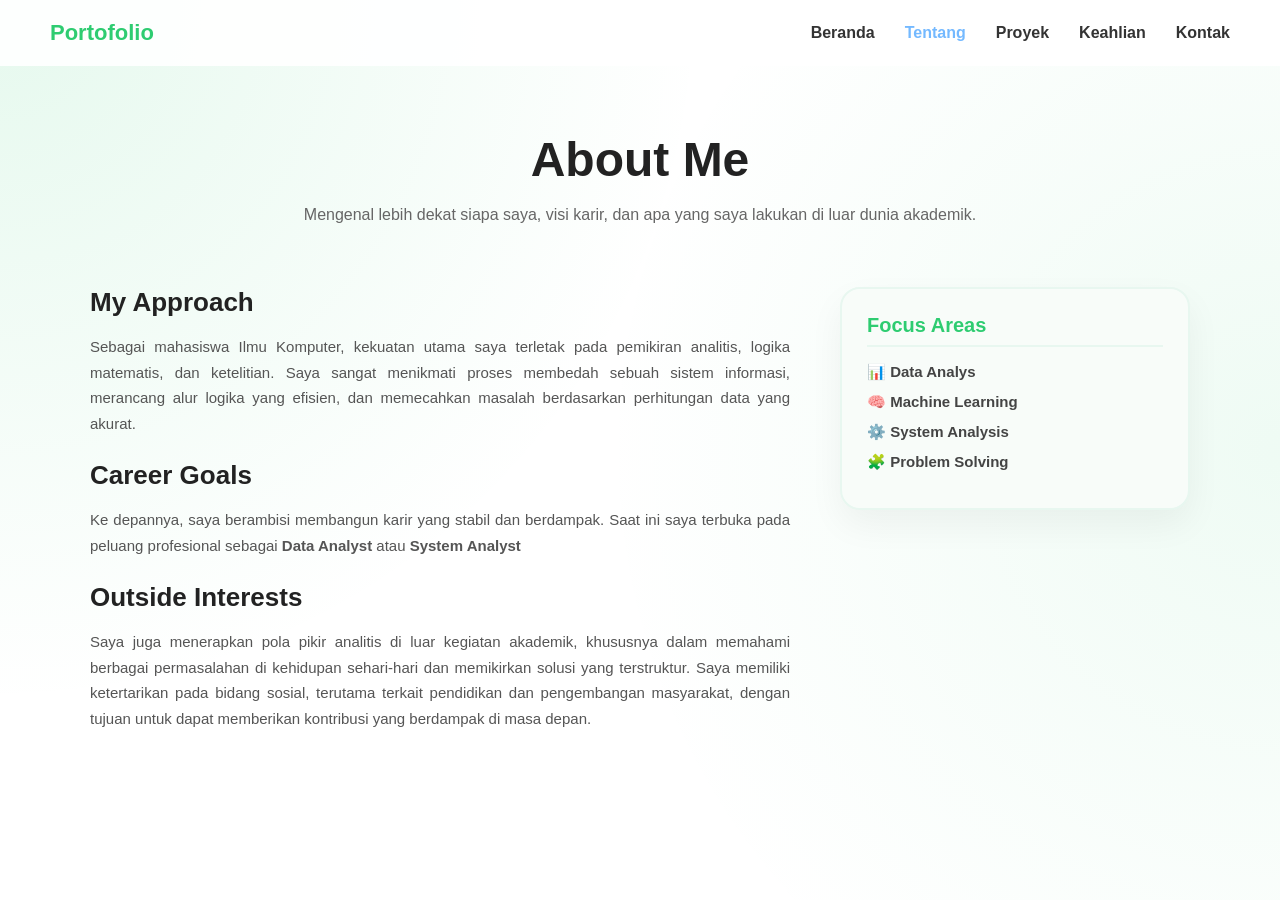
<file: about.html>
<!DOCTYPE html>
<html lang="id">
<head>
    <meta charset="UTF-8">
    <meta name="viewport" content="width=device-width, initial-scale=1.0">
    <title>Tentang Saya | Faris</title>
    <link rel="stylesheet" href="style.css">
</head>
<body class="about-page">
    <header>
        <nav class="navbar">
            <div class="logo">Portofolio</div>
            <ul class="nav-links">
                <li><a href="index.html">Beranda</a></li>
                <li><a href="about.html" class="active">Tentang</a></li>
                <li><a href="projects.html">Proyek</a></li>
                <li><a href="skills.html">Keahlian</a></li>
                <li><a href="contact.html">Kontak</a></li>
            </ul>
        </nav>
    </header>

    <main class="page-container">
        <div class="page-header">
            <h1>About Me</h1>
            <p>Mengenal lebih dekat siapa saya, visi karir, dan apa yang saya lakukan di luar dunia akademik.</p>
        </div>

        <div class="about-wrapper">
            <div class="about-content">
                <h2>My Approach</h2>
                <p>Sebagai mahasiswa Ilmu Komputer, kekuatan utama saya terletak pada pemikiran analitis, logika matematis, dan ketelitian. Saya sangat menikmati proses membedah sebuah sistem informasi, merancang alur logika yang efisien, dan memecahkan masalah berdasarkan perhitungan data yang akurat.</p>
                
                <h2>Career Goals</h2>
                <p>Ke depannya, saya berambisi membangun karir yang stabil dan berdampak. Saat ini saya terbuka pada peluang profesional sebagai <strong>Data Analyst</strong> atau <strong>System Analyst</strong></p>

                <h2>Outside Interests</h2>
                <p>Saya juga menerapkan pola pikir analitis di luar kegiatan akademik, khususnya dalam memahami berbagai permasalahan di kehidupan sehari-hari dan memikirkan solusi yang terstruktur. Saya memiliki ketertarikan pada bidang sosial, terutama terkait pendidikan dan pengembangan masyarakat, dengan tujuan untuk dapat memberikan kontribusi yang berdampak di masa depan.</p>
            </div>

            <div class="about-visual">
                <div class="info-card">
                    <h3>Focus Areas</h3>
                    <ul class="focus-list">
                        <li>📊 Data Analys</li>
                        <li>🧠 Machine Learning </li>
                        <li>⚙️ System Analysis</li>
                        <li>🧩 Problem Solving  </li>
                    </ul>
                </div>
            </div>
        </div>
    </main>
</body>
</html>
</file>
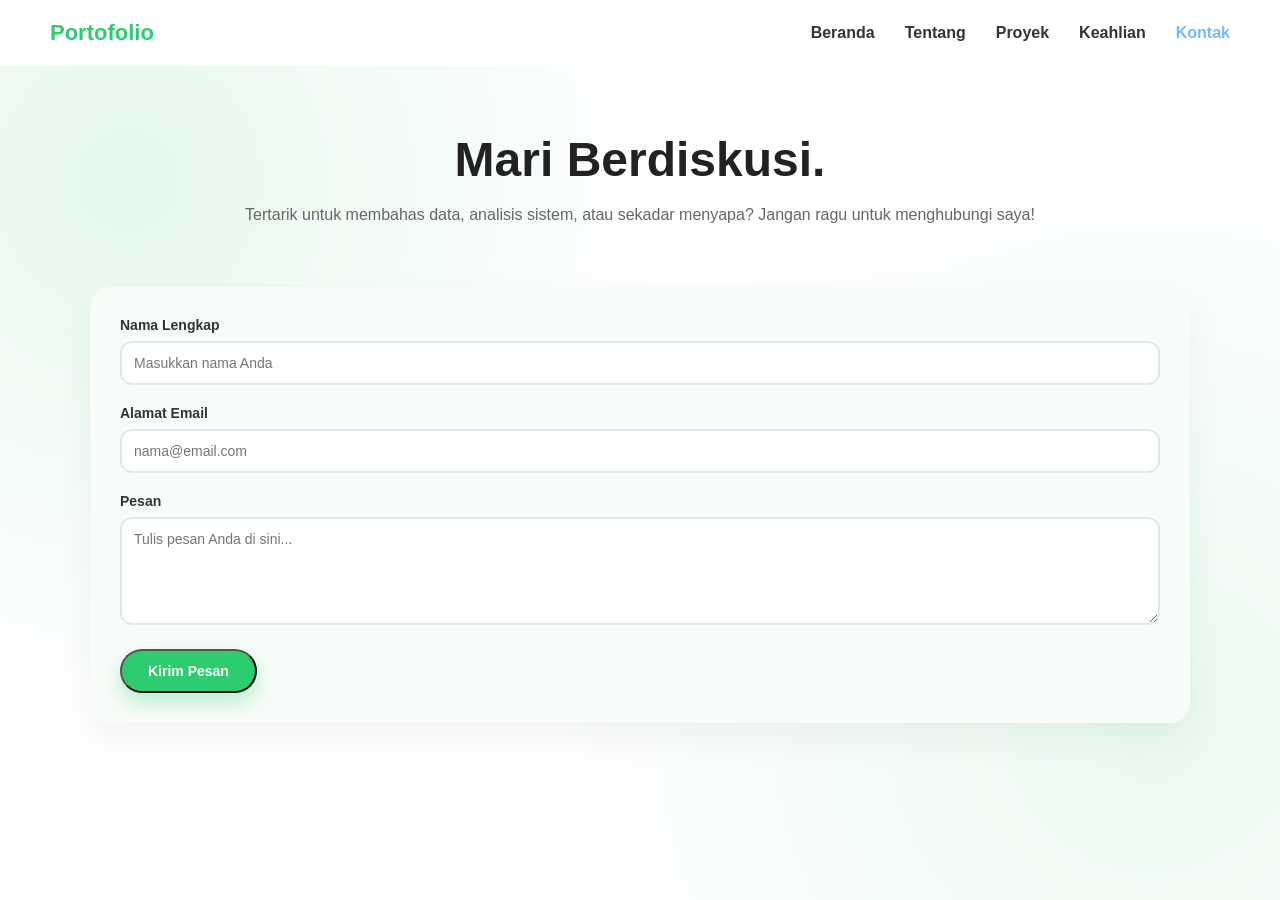
<file: contact.html>
<!DOCTYPE html>
<html lang="id">
<head>
    <meta charset="UTF-8">
    <meta name="viewport" content="width=device-width, initial-scale=1.0">
    <title>Kontak | Faris</title>
    <link rel="stylesheet" href="style.css">
</head>
<body class="contact-page">
    <header>
        <nav class="navbar">
            <div class="logo">Portofolio</div>
            <ul class="nav-links">
                <li><a href="index.html">Beranda</a></li>
                <li><a href="about.html">Tentang</a></li>
                <li><a href="projects.html">Proyek</a></li>
                <li><a href="skills.html">Keahlian</a></li>
                <li><a href="contact.html" class="active">Kontak</a></li>
            </ul>
        </nav>
    </header>

    <main class="page-container">
        <div class="page-header">
            <h1>Mari Berdiskusi.</h1>
            <p>Tertarik untuk membahas data, analisis sistem, atau sekadar menyapa? Jangan ragu untuk menghubungi saya!</p>
        </div>

        <div class="contact-wrapper">
            <form id="contactForm" class="contact-form">
                <div class="form-group">
                    <label for="name">Nama Lengkap</label>
                    <input type="text" id="name" placeholder="Masukkan nama Anda">
                </div>
                <div class="form-group">
                    <label for="email">Alamat Email</label>
                    <input type="email" id="email" placeholder="nama@email.com">
                </div>
                <div class="form-group">
                    <label for="message">Pesan</label>
                    <textarea id="message" rows="5" placeholder="Tulis pesan Anda di sini..."></textarea>
                </div>
                <button type="submit" class="btn btn-primary" id="submitBtn">Kirim Pesan</button>
                
                <p id="formStatus" class="form-status"></p> 
            </form>
        </div>
    </main>

    <script>
        const form = document.getElementById('contactForm');
        const nameInput = document.getElementById('name');
        const emailInput = document.getElementById('email');
        const messageInput = document.getElementById('message');
        const statusText = document.getElementById('formStatus');

        form.addEventListener('submit', function(event) {
            event.preventDefault(); 

            const nameValue = nameInput.value.trim();
            const emailValue = emailInput.value.trim();
            const messageValue = messageInput.value.trim();

            if (nameValue === '' || emailValue === '' || messageValue === '') {
                statusText.textContent = "Semua kolom wajib diisi ya.";
                statusText.style.color = "#e74c3c";
                statusText.style.display = "block";
            } else {
                statusText.textContent = "Halo " + nameValue + ", pesanmu berhasil terkirim!";
                statusText.style.color = "#2ecc71";
                statusText.style.display = "block";

                form.reset();
            }
        });
    </script>
</body>
</html>
</file>
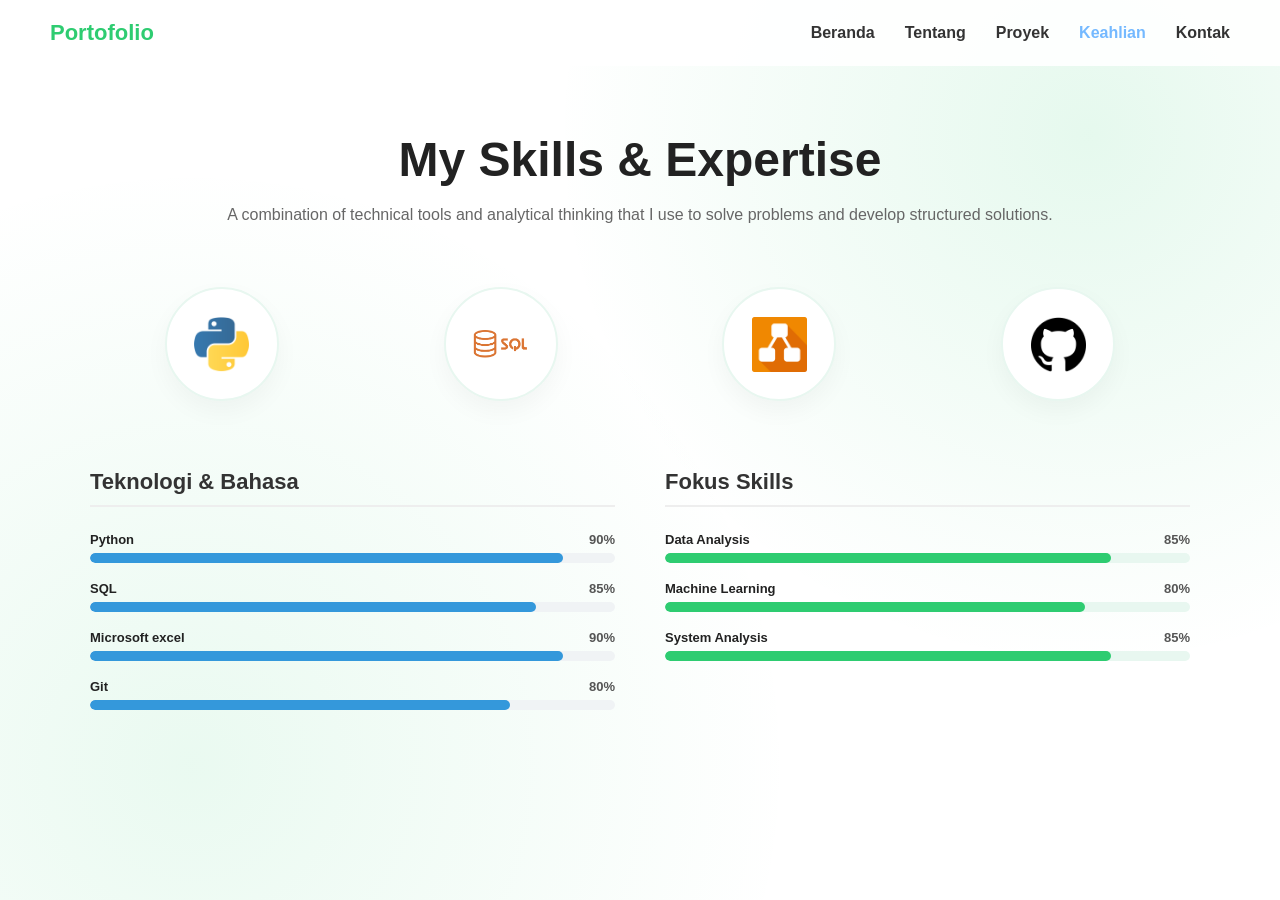
<file: skills.html>
<!DOCTYPE html>
<html lang="id">
<head>
    <meta charset="UTF-8">
    <meta name="viewport" content="width=device-width, initial-scale=1.0">
    <title>Keahlian | Faris</title>
    <link rel="stylesheet" href="style.css">
</head>
<body class="skills-page">
    <header>
        <nav class="navbar">
            <div class="logo">Portofolio</div>
            <ul class="nav-links">
                <li><a href="index.html">Beranda</a></li>
                <li><a href="about.html">Tentang</a></li>
                <li><a href="projects.html">Proyek</a></li>
                <li><a href="skills.html" class="active">Keahlian</a></li>
                <li><a href="contact.html">Kontak</a></li>
            </ul>
        </nav>
    </header>

    <main class="page-container">
        <div class="page-header">
            <h1>My Skills & Expertise</h1>
            <p>A combination of technical tools and analytical thinking that I use to solve problems and develop structured solutions.</p>
        </div>

        <div class="skill-badges">
            <div class="badge-circle">
                <img src="python.png" alt="Python">
            </div>
            <div class="badge-circle">
                <img src="sql.png" alt="MySQL">
            </div>
            <div class="badge-circle">
                <img src="drawio.png" alt="drawio">
            </div>
            <div class="badge-circle">
                <img src="github.png" alt="GitHub">
            </div>
        </div>

        <div class="skills-wrapper">
            <div class="skill-column">
                <h2 class="column-title">Teknologi & Bahasa</h2>
                
                <div class="skill-item">
                    <div class="skill-info">
                        <span class="skill-name">Python</span>
                        <span class="skill-percent">90%</span>
                    </div>
                    <div class="progress-bar-bg">
                        <div class="progress-bar-fill" style="width: 90%;"></div>
                    </div>
                </div>

                <div class="skill-item">
                    <div class="skill-info">
                        <span class="skill-name">SQL</span>
                        <span class="skill-percent">85%</span>
                    </div>
                    <div class="progress-bar-bg">
                        <div class="progress-bar-fill" style="width: 85%;"></div>
                    </div>
                </div>

                <div class="skill-item">
                    <div class="skill-info">
                        <span class="skill-name">Microsoft excel</span>
                        <span class="skill-percent">90%</span>
                    </div>
                    <div class="progress-bar-bg">
                        <div class="progress-bar-fill" style="width: 90%;"></div>
                    </div>
                </div>
                
                <div class="skill-item">
                    <div class="skill-info">
                        <span class="skill-name">Git</span>
                        <span class="skill-percent">80%</span>
                    </div>
                    <div class="progress-bar-bg">
                        <div class="progress-bar-fill" style="width: 80%;"></div>
                    </div>
                </div>
            </div>

            <div class="skill-column">
                <h2 class="column-title">Fokus Skills</h2>

                <div class="skill-item">
                    <div class="skill-info">
                        <span class="skill-name">Data Analysis</span>
                        <span class="skill-percent">85%</span>
                    </div>
                    <div class="progress-bar-bg highlight-bg">
                        <div class="progress-bar-fill highlight-fill" style="width: 85%;"></div>
                    </div>
                </div>

                <div class="skill-item">
                    <div class="skill-info">
                        <span class="skill-name">Machine Learning</span>
                        <span class="skill-percent">80%</span>
                    </div>
                    <div class="progress-bar-bg highlight-bg">
                        <div class="progress-bar-fill highlight-fill" style="width: 80%;"></div>
                    </div>
                </div>

                <div class="skill-item">
                    <div class="skill-info">
                        <span class="skill-name">System Analysis</span>
                        <span class="skill-percent">85%</span>
                    </div>
                    <div class="progress-bar-bg highlight-bg">
                        <div class="progress-bar-fill highlight-fill" style="width: 85%;"></div>
                    </div>
                </div>
            </div>
        </div>
    </main>
</body>
</html>
</file>
<file: style.css>
@import url('https://fonts.googleapis.com/css2?family=Nunito:wght@400;700;800&display=swap');

body {
    font-family: 'Nunito', sans-serif;
    margin: 0;
    padding: 0;
    background-color: #ffffff;
    color: #333333;
    overflow-x: hidden;
    position: relative;
}

header {
    position: fixed;
    top: 0;
    width: 100%;
    background: rgba(255, 255, 255, 0.95);
    backdrop-filter: blur(5px);
    z-index: 1000;
}

.navbar {
    display: flex;
    justify-content: space-between;
    align-items: center;
    padding: 20px 5%;
    width: 100%;
    box-sizing: border-box;
}

.logo {
    font-size: 22px;
    font-weight: 800;
    color: #2ecc71;
}

.nav-links {
    list-style: none;
    display: flex;
    gap: 25px;
    margin: 0;
    padding: 0;
}

.nav-links a {
    text-decoration: none;
    color: #888;
    font-weight: 700;
    font-size: 16px;
    transition: color 0.3s ease;
}

.nav-links a:hover, .nav-links a.active {
    color: #2ecc71;
}

.hero {
    position: relative;
    display: flex;
    align-items: center;
    justify-content: space-between;
    max-width: 1100px;
    margin: 0 auto;
    padding: 80px 5% 60px;
    min-height: 50vh;
}

.hero::before {
    content: '';
    position: absolute;
    top: 50%;
    right: 5%;
    transform: translateY(-50%);
    width: 350px;
    height: 350px;
    background-color: #2ecc71;
    border-radius: 50%;
    filter: blur(120px);
    opacity: 0.15;
    z-index: -1;
    pointer-events: none;
}

.hero-text {
    flex: 1;
    padding-right: 40px;
    z-index: 2;
}

.hero h1 {
    font-size: 48px;
    font-weight: 800;
    margin-bottom: 5px;
    line-height: 1.1;
    color: #222;
}

.subtitle {
    font-size: 18px;
    color: #2ecc71;
    font-weight: 700;
    margin-bottom: 20px;
}

.description {
    font-size: 16px;
    line-height: 1.6;
    color: #666;
    margin-bottom: 30px;
}

.hero-buttons {
    display: flex;
    gap: 20px;
}

.btn {
    padding: 12px 26px;
    border-radius: 50px;
    font-weight: 800;
    font-size: 14px;
    text-decoration: none;
    transition: all 0.3s ease;
}

.btn-primary {
    background-color: #2ecc71;
    color: white;
    box-shadow: 0 10px 20px rgba(46, 204, 113, 0.3);
}

.btn-primary:hover {
    background-color: #27ae60;
    transform: translateY(-4px);
    box-shadow: 0 15px 25px rgba(46, 204, 113, 0.4);
}

.btn-secondary {
    background-color: #f0f3f5;
    color: #555;
}

.btn-secondary:hover {
    background-color: #e2e8ec;
    transform: translateY(-4px);
}

.hero-visual {
    flex: 1;
    display: flex;
    justify-content: center;
    position: relative;
    z-index: 2;
}

.avatar-container {
    position: relative;
    display: flex;
    justify-content: center;
    align-items: center;
}

.avatar {
    width: 200px;
    height: 200px;
    object-fit: cover;
    border-radius: 50%;
    box-shadow: 0 15px 35px rgba(0, 0, 0, 0.1);
    border: 6px solid #ffffff;
}

.floating-badge {
    position: absolute;
    bottom: 10px;
    left: -10px;
    background: white;
    padding: 12px 20px;
    border-radius: 30px;
    font-weight: 800;
    font-size: 16px;
    color: #333;
    box-shadow: 0 10px 25px rgba(0,0,0,0.1);
    animation: float 3s ease-in-out infinite;
    z-index: 3;
}

@keyframes float {
    0% { transform: translateY(0px); }
    50% { transform: translateY(-12px); }
    100% { transform: translateY(0px); }
}

.avatar {
    transition: transform 0.3s ease;
}

.avatar:hover {
    transform: scale(1.05);
}



.page-container {
    max-width: 900px;
    margin: 120px auto 40px;
    padding: 0 5%;
}

.page-header {
    text-align: center;
    margin-bottom: 40px;
}

.page-header h1 {
    font-size: 40px;
    font-weight: 800;
    color: #222;
    margin-bottom: 12px;
}

.page-header p {
    font-size: 16px;
    color: #666;
    line-height: 1.5;
}

.contact-wrapper {
    background-color: #f8fcf9;
    padding: 30px;
    border-radius: 20px;
    box-shadow: 0 15px 35px rgba(0,0,0,0.05);
}

.form-group {
    margin-bottom: 20px;
}

.form-group label {
    display: block;
    font-weight: 700;
    margin-bottom: 8px;
    color: #333;
    font-size: 14px;
}

.form-group input, .form-group textarea {
    width: 100%;
    padding: 12px;
    border: 2px solid #e1e8ed;
    border-radius: 12px;
    font-family: inherit;
    font-size: 14px;
    transition: border-color 0.3s ease, box-shadow 0.3s ease;
    box-sizing: border-box;
    background-color: #ffffff;
}

.form-group input:focus, .form-group textarea:focus {
    outline: none;
    border-color: #2ecc71;
    box-shadow: 0 0 0 4px rgba(46, 204, 113, 0.1);
}

.form-status {
    margin-top: 20px;
    font-weight: 800;
    font-size: 16px;
    display: none; 
}

.skills-wrapper {
    display: flex;
    justify-content: space-between;
    gap: 50px;
    margin-top: 30px;
}

.skill-column {
    flex: 1;
}

.column-title {
    font-size: 22px;
    font-weight: 800;
    color: #333;
    margin-bottom: 25px;
    border-bottom: 2px solid #eee;
    padding-bottom: 10px;
}

.skill-item {
    margin-bottom: 18px;
}

.skill-info {
    display: flex;
    justify-content: space-between;
    margin-bottom: 6px;
    font-weight: 700;
    color: #555;
    font-size: 13px;
}

.skill-name {
    color: #222;
}

.progress-bar-bg {
    width: 100%;
    height: 10px;
    background-color: #f0f3f5;
    border-radius: 8px;
    overflow: hidden;
}

.progress-bar-fill {
    height: 100%;
    background-color: #3498db;
    border-radius: 8px;
    transition: width 1s ease-in-out;
}

.progress-bar-bg.highlight-bg {
    background-color: #e8f7f0;
}

.progress-bar-fill.highlight-fill {
    background-color: #2ecc71;
}

@media (max-width: 768px) {
    .skills-wrapper {
        flex-direction: column;
        gap: 40px;
    }
}

.skill-badges {
    display: flex;
    justify-content: space-around;
    align-items: center;
    margin-bottom: 50px;
    flex-wrap: wrap;
    gap: 15px;
}

.badge-circle {
    width: 110px;
    height: 110px;
    border-radius: 50%;
    border: 2px solid #e8f7f0;
    display: flex;
    justify-content: center;
    align-items: center;
    background-color: #ffffff;
    box-shadow: 0 10px 25px rgba(0,0,0,0.04);
    transition: transform 0.4s ease, border-color 0.4s ease, box-shadow 0.4s ease;
}

.badge-circle img {
    width: 55px;
    height: auto;
    transition: transform 0.4s ease;
}

.badge-circle:hover {
    transform: translateY(-10px);
    border-color: #2ecc71;
    box-shadow: 0 15px 35px rgba(46, 204, 113, 0.15);
}

.badge-circle:hover img {
    transform: scale(1.1);
}

@media (max-width: 768px) {
    .badge-circle {
        width: 100px;
        height: 100px;
    }
    .badge-circle img {
        width: 50px;
    }
}

.skills-page::before, .skills-page::after {
    content: '';
    position: absolute;
    z-index: -1;
    pointer-events: none;
    border-radius: 50%;
    opacity: 0.1;
    background-color: #2ecc71;
}

body.skills-page {
    background-color: #ffffff;
    background-image: 
        radial-gradient(circle at 85% 15%, rgba(46, 204, 113, 0.12) 0%, transparent 40%),
        radial-gradient(circle at 15% 85%, rgba(46, 204, 113, 0.10) 0%, transparent 45%);
    background-attachment: fixed;
}

section.skills-page {
    position: relative;
    width: 100%;
    min-height: 100vh;
    background: 
        radial-gradient(circle at 85% 15%, rgba(46, 204, 113, 0.12) 0%, transparent 40%),
        radial-gradient(circle at 15% 85%, rgba(46, 204, 113, 0.10) 0%, transparent 45%),
        #ffffff;
    background-attachment: fixed;
    background-size: 100% 100%;
}

section.skills-page::before {
    content: '';
    position: fixed;
    top: 0;
    left: 0;
    right: 0;
    width: 100vw;
    height: 100vh;
    pointer-events: none;
    z-index: -1;
    background: 
        radial-gradient(circle at 85% 15%, rgba(46, 204, 113, 0.12) 0%, transparent 40%),
        radial-gradient(circle at 15% 85%, rgba(46, 204, 113, 0.10) 0%, transparent 45%);
    background-attachment: fixed;
}

@media (max-width: 768px) {
    .skills-page::before {
        width: 400px;
        height: 400px;
        filter: blur(100px);
        top: 10%;
        right: -5%;
    }
    .skills-page::after {
        width: 300px;
        height: 300px;
        filter: blur(80px);
        bottom: 15%;
        left: -10%;
    }
}

body.contact-page {
    background-color: #ffffff;
    background-image: 
        radial-gradient(circle at 10% 20%, rgba(46, 204, 113, 0.12) 0%, transparent 40%),
        radial-gradient(circle at 90% 80%, rgba(46, 204, 113, 0.10) 0%, transparent 45%);
    background-attachment: fixed;
}

section.contact-page {
    position: relative;
    width: 100%;
    min-height: 100vh;
    background: 
        radial-gradient(circle at 10% 20%, rgba(46, 204, 113, 0.12) 0%, transparent 40%),
        radial-gradient(circle at 90% 80%, rgba(46, 204, 113, 0.10) 0%, transparent 45%),
        #ffffff;
    background-attachment: fixed;
    background-size: 100% 100%;
}

section.contact-page::before {
    content: '';
    position: fixed;
    top: 0;
    left: 0;
    right: 0;
    width: 100vw;
    height: 100vh;
    pointer-events: none;
    z-index: -1;
    background: 
        radial-gradient(circle at 10% 20%, rgba(46, 204, 113, 0.12) 0%, transparent 40%),
        radial-gradient(circle at 90% 80%, rgba(46, 204, 113, 0.10) 0%, transparent 45%);
    background-attachment: fixed;
}

body.about-page {
    background-color: #ffffff;
    background-image: 
        radial-gradient(circle at 0% 0%, rgba(46, 204, 113, 0.12) 0%, transparent 45%),
        radial-gradient(circle at 100% 50%, rgba(46, 204, 113, 0.08) 0%, transparent 50%);
    background-attachment: fixed;
}

section.about-page {
    position: relative;
    width: 100%;
    min-height: 100vh;
    background: 
        radial-gradient(circle at 0% 0%, rgba(46, 204, 113, 0.12) 0%, transparent 45%),
        radial-gradient(circle at 100% 50%, rgba(46, 204, 113, 0.08) 0%, transparent 50%),
        #ffffff;
    background-attachment: fixed;
    background-size: 100% 100%;
}

section.about-page::before {
    content: '';
    position: fixed;
    top: 0;
    left: 0;
    right: 0;
    width: 100vw;
    height: 100vh;
    pointer-events: none;
    z-index: -1;
    background: 
        radial-gradient(circle at 0% 0%, rgba(46, 204, 113, 0.12) 0%, transparent 45%),
        radial-gradient(circle at 100% 50%, rgba(46, 204, 113, 0.08) 0%, transparent 50%);
    background-attachment: fixed;
}

.about-wrapper {
    display: flex;
    justify-content: space-between;
    gap: 50px;
    margin-top: 20px;
}

.about-content {
    flex: 2;
}

.about-content h2 {
    font-size: 26px;
    font-weight: 800;
    color: #222;
    margin-top: 0;
    margin-bottom: 16px;
}

.about-content p {
    font-size: 15px;
    line-height: 1.7;
    color: #555;
    margin-bottom: 24px;
    text-align: justify;
}

.about-visual {
    flex: 1;
}

.info-card {
    background-color: #f8fcf9;
    padding: 25px;
    border-radius: 20px;
    box-shadow: 0 15px 35px rgba(0,0,0,0.05);
    border: 2px solid #e8f7f0;
}

.info-card h3 {
    font-size: 20px;
    font-weight: 800;
    color: #2ecc71;
    margin-top: 0;
    margin-bottom: 16px;
    border-bottom: 2px solid #e8f7f0;
    padding-bottom: 8px;
}

.focus-list {
    list-style: none;
    padding: 0;
    margin: 0;
}

.focus-list li {
    font-size: 15px;
    font-weight: 700;
    color: #444;
    margin-bottom: 12px;
    display: flex;
    align-items: center;
}

@media (max-width: 768px) {
    .about-wrapper {
        flex-direction: column;
    }
}

body {
    font-family: 'Segoe UI', Roboto, Helvetica, Arial, sans-serif;
    margin: 0;
    padding: 0;
    background-color: #ffffff;
    color: #333;
}

.page-container {
    max-width: 1100px;
    margin: 0 auto;
    padding: 100px 20px;
}

.page-header {
    text-align: center;
    margin-bottom: 60px;
}

.page-header h1 {
    font-size: 3rem;
    margin-bottom: 10px;
}

.projects-stack {
    display: flex;
    flex-direction: column;
    gap: 45px;
}

.project-card-v2 {
    display: flex;
    flex-direction: column;
    border-radius: 8px;
    overflow: hidden;
    box-shadow: 0 10px 30px rgba(0,0,0,0.05);
    transition: transform 0.3s ease;
}

.project-card-v2:hover {
    transform: translateY(-5px);
}

.project-visual-v2 {
    width: 100%;
    background: #fff;
}

.infographic-img {
    width: 60%;
    height: auto;
    display: block;
    object-fit: cover;
    margin: 0 auto;
    border-radius: 10px;
    border: 1px solid #e8f7f0;
    box-shadow: 0 5px 15px rgba(0,0,0,0.08);
}

.project-info-v2 {
    padding: 20px 25px;
}

.project-info-v2 h2 {
    font-size: 1.4rem;
    margin-top: 0;
    margin-bottom: 12px;
}

.project-info-v2 p {
    line-height: 1.6;
    margin-bottom: 20px;
    font-size: 0.95rem;
}

.tag-group {
    display: flex;
    flex-wrap: wrap;
    gap: 8px;
    margin-bottom: 20px;
}

.tag {
    background: #fff;
    padding: 5px 14px;
    border-radius: 50px;
    font-size: 0.8rem;
    font-weight: 700;
    color: #555;
    box-shadow: 0 2px 8px rgba(0,0,0,0.05);
}

.btn-modern {
    display: inline-block;
    padding: 10px 24px;
    border-radius: 50px;
    text-decoration: none;
    font-weight: 700;
    font-size: 14px;
    color: #fff;
    background: #74b9ff;
    transition: opacity 0.3s ease;
}

.btn-modern:hover {
    opacity: 0.85;
}

.dark-btn { background: #333; }
.blue-btn { background: #38bdf8; color: #0f172a; }

.navbar {
    display: flex;
    justify-content: space-between;
    align-items: center;
    padding: 20px 50px;
    position: fixed;
    width: 100%;
    top: 0;
    background: rgba(255,255,255,0.9);
    backdrop-filter: blur(10px);
    z-index: 1000;
    box-sizing: border-box;
}

.nav-links {
    list-style: none;
    display: flex;
    gap: 30px;
    margin: 0;
}

.nav-links a {
    text-decoration: none;
    color: #333;
    font-weight: 600;
}

.nav-links a.active { color: #74b9ff; }

@media (max-width: 768px) {
    .navbar { padding: 20px; }
    .nav-links { gap: 15px; font-size: 0.9rem; }
}

.projects-grid {
    display: flex;
    flex-direction: column;
    gap: 30px;
}

.project-card {
    display: flex;
    align-items: center;
    padding: 30px;
    border-radius: 20px;
    box-shadow: 0 4px 15px rgba(0,0,0,0.05);
    transition: transform 0.3s ease;
}

.project-card:hover {
    transform: scale(1.02);
}

.project-content {
    flex: 2;
    padding-right: 20px;
}

.project-visual-small {
    flex: 1;
    display: flex;
    justify-content: center;
}

.img-small {
    max-width: 250px;
    max-height: 160px;
    border-radius: 12px;
    box-shadow: 0 5px 15px rgba(0,0,0,0.1);
    object-fit: contain;
}

.tag-group {
    margin: 15px 0;
}

.tag {
    background: #fff;
    padding: 4px 12px;
    border-radius: 15px;
    font-size: 13px;
    font-weight: 700;
    margin-right: 8px;
    color: #555;
}

@media (max-width: 768px) {
    .project-card {
        flex-direction: column-reverse;
        text-align: center;
    }
    .project-content {
        padding-right: 0;
        margin-top: 20px;
    }
    .img-small {
        max-width: 100%;
    }
}
</file>
